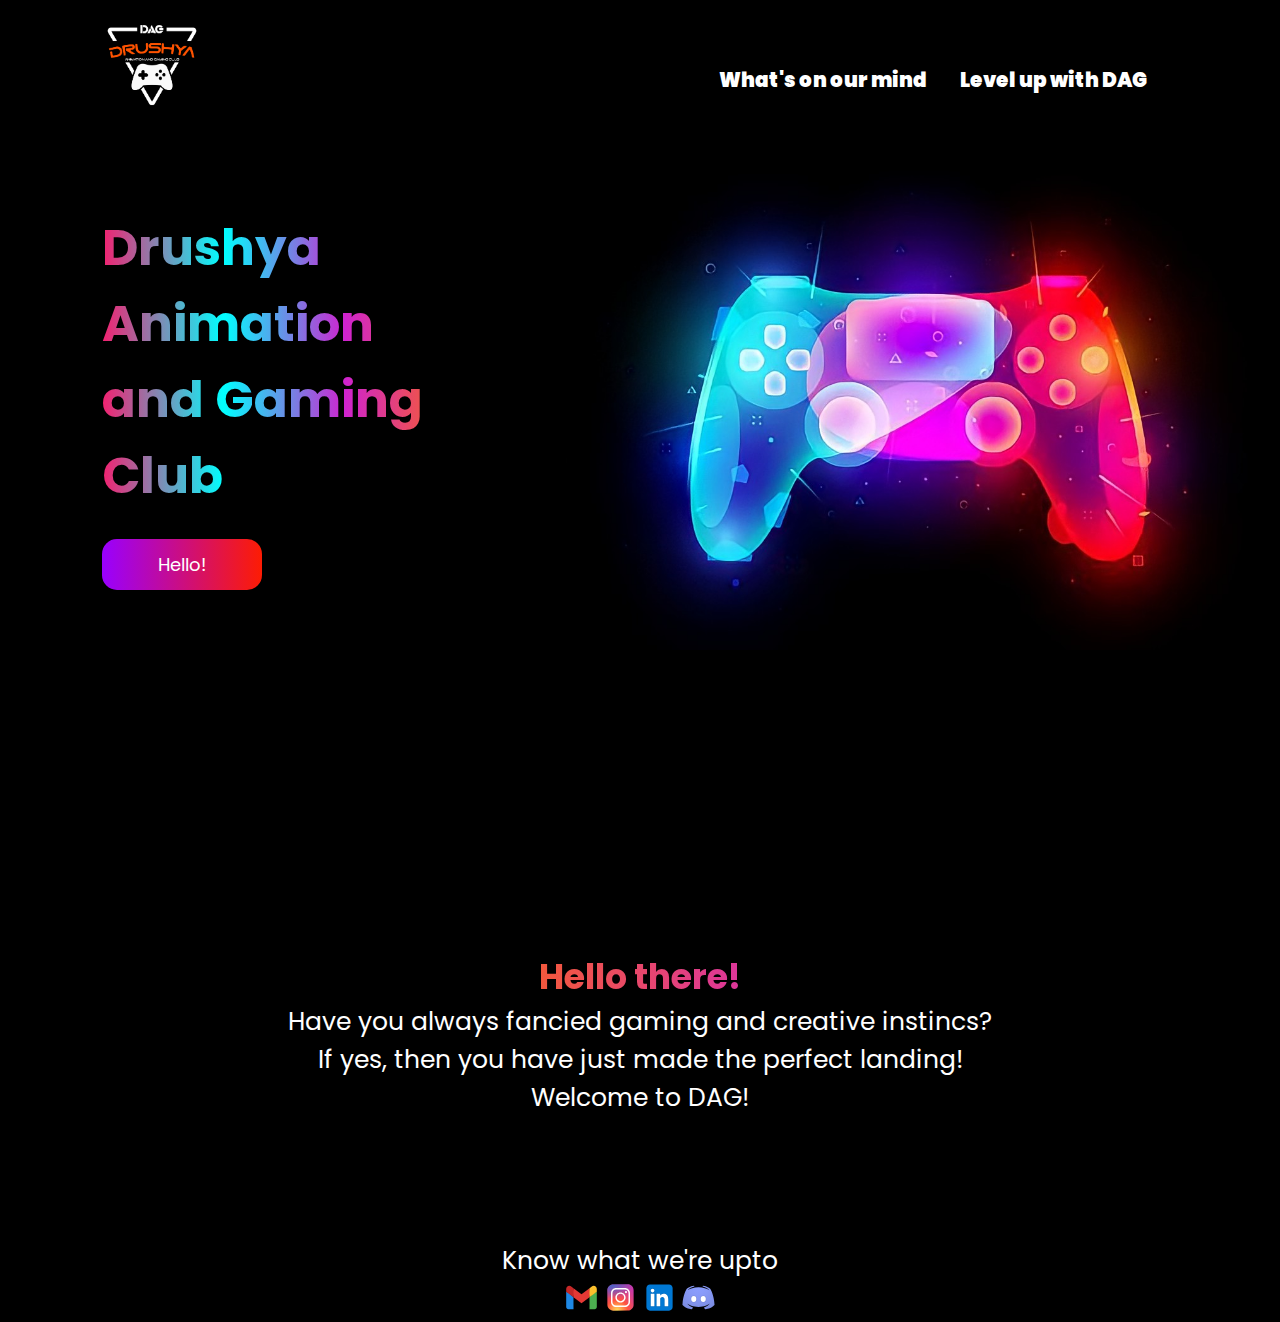
<file: index.html>
<html>
    <head>
        <meta name="viewport" content="width=device-width, initial-scale=1.0">
        <title>Home</title>
        <link rel="icon"href="logodark.svg">
        <link rel="stylesheet"href="stylesheet.css">
        <link rel="preconnect" href="https://fonts.googleapis.com">
        <link rel="preconnect" href="https://fonts.gstatic.com" crossorigin>
    <link href="https://fonts.googleapis.com/css2?family=Poppins:wght@200&display=swap" rel="stylesheet">
    </head>
    <body>
        <div class="c">
            <div class="navbar">
            <img src="logodark.svg"class="logo">
                <nav>
                    <ul id="menulist">
                        <b><li><a href="events/events.html"target="blank"><b>What's on our mind</b></a></li>
                        <li><a href="levelup/levelup.html"target="blank"><b>Level up with DAG</b></a></li></b>
                    </ul>
                </nav>
                <img src="expand.svg"class="menu-icon"onclick="togglemenu()">
            </div>
        
            <div class="row">
                <div class="col-1">
                    <h3 style='font-size: 50px;'>Drushya Animation and Gaming Club</h3></br>
                    <a href="us/us.html"target="blank"><button type="button">Hello!</button></a>
                </div>

                <div class="col-2">
                    <img src="bg.jpg"class="bg">
                </div>
            </div>
        </div>
        <script>
            var menulist=document.getElementById("menulist");
            menulist.style.maxHeight="0px";
            function togglemenu()
            {
                if(menulist.style.maxHeight=="0px")
                {
                    menulist.style.maxHeight="130px";
                }
                else
                {
                    menulist.style.maxHeight="0px";
                }
            }
        </script>

        <div style="background-color: #000000;padding-top: 50px;">
            <h2 style='text-align: center;'>Hello there!<br></h2>
            <p style='text-align: center'>Have you always fancied gaming and creative instincs?<br>
                If yes, then you have just made the perfect landing!<br>Welcome to DAG!</p><br><br><br>
        </div>
        <div class="socials"style="background-color:#000000;">
            <p style='text-align: center;'>Know what we're upto</p>
            <a href="mailto:drushya.club@vitap.ac.in" target="blank"><img src="gmail.svg"width="35"height="35"></a>
            <a href="https://www.instagram.com/dag_drushya/" target="blank"><img src="instagram.svg"width="35"height="35"></a>
            <a href="https://www.linkedin.com/company/drushya-animation-and-gaming-club" target="blank"><img src="linkedin.svg"width="35"height="35"></a>
            <a href="https://discord.gg/NzFb7mAuMq" target="blank"><img src="discord.svg"width="35"height="35"></a>
        </div>
    </body>
</html>
</file>
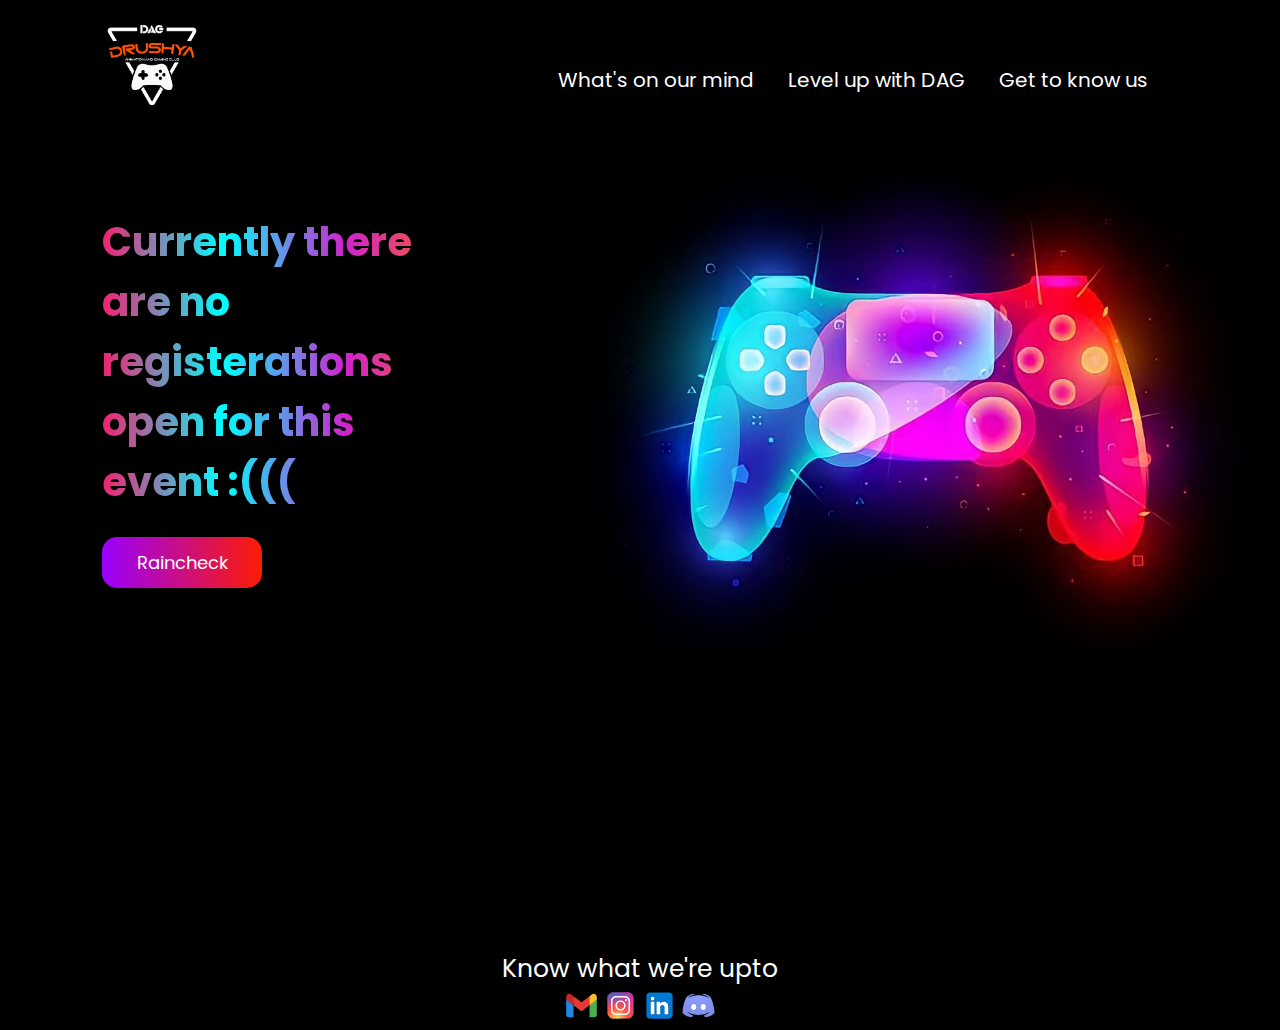
<file: noreg.html>
<html>
    <head>
        <meta name="viewport" content="width=device-width, initial-scale=1.0">
        <title>:(((</title>
        <link rel="icon"href="logodark.svg">
        <link rel="stylesheet"href="stylesheet.css">
        <link rel="preconnect" href="https://fonts.googleapis.com">
        <link rel="preconnect" href="https://fonts.gstatic.com" crossorigin>
        <link href="https://fonts.googleapis.com/css2?family=Poppins:wght@200&display=swap" rel="stylesheet">
        <link href="https://fonts.googleapis.com/css2?family=Playfair+Display&display=swap" rel="stylesheet">
    </head>
    <body>
        <div class="c">
            <div class="navbar">
            <img src="logodark.svg"class="logo">
                <nav>
                    <ul id="menulist">
                        <li><a href="events.html"target="blank">What's on our mind</a></li>
                        <li><a href="levelup.html"target="blank">Level up with DAG</a></li>
                        <li><a href="us.html"target="blank">Get to know us</a></li>
                    </ul>
                </nav>
                <img src="expand.svg"class="menu-icon"onclick="togglemenu()">
            </div>
        
            <div class="row">
                <div class="col-1">
                    <h3>Currently there are no registerations <br>open for this<br> event :(((</h3></br>
                    <a href="events.html"target="blank"><button type="button">Raincheck</button></a>
                </div>

                <div class="col-2">
                    <img src="bg.jpg"class="bg">
                </div>
            </div>
        </div>
        <script>
            var menulist=document.getElementById("menulist");
            menulist.style.maxHeight="0px";
            function togglemenu()
            {
                if(menulist.style.maxHeight=="0px")
                {
                    menulist.style.maxHeight="130px";
                }
                else
                {
                    menulist.style.maxHeight="0px";
                }
            }
        </script>

        <div class="socials"style="background-color:#000000;">
            <p style='font-size: 25px; color: white; text-align: center;'>Know what we're upto</p>
            <a href="mailto:drushya.club@vitap.ac.in" target="blank"><img src="gmail.svg"width="35"height="35"></a>
            <a href="https://www.instagram.com/dag_drushya/" target="blank"><img src="instagram.svg"width="35"height="35"></a>
            <a href="https://www.linkedin.com/company/drushya-animation-and-gaming-club" target="blank"><img src="linkedin.svg"width="35"height="35"></a>
            <a href="https://discord.gg/NzFb7mAuMq" target="blank"><img src="discord.svg"width="35"height="35"></a>
        </div>
    </body>
</html>
</file>
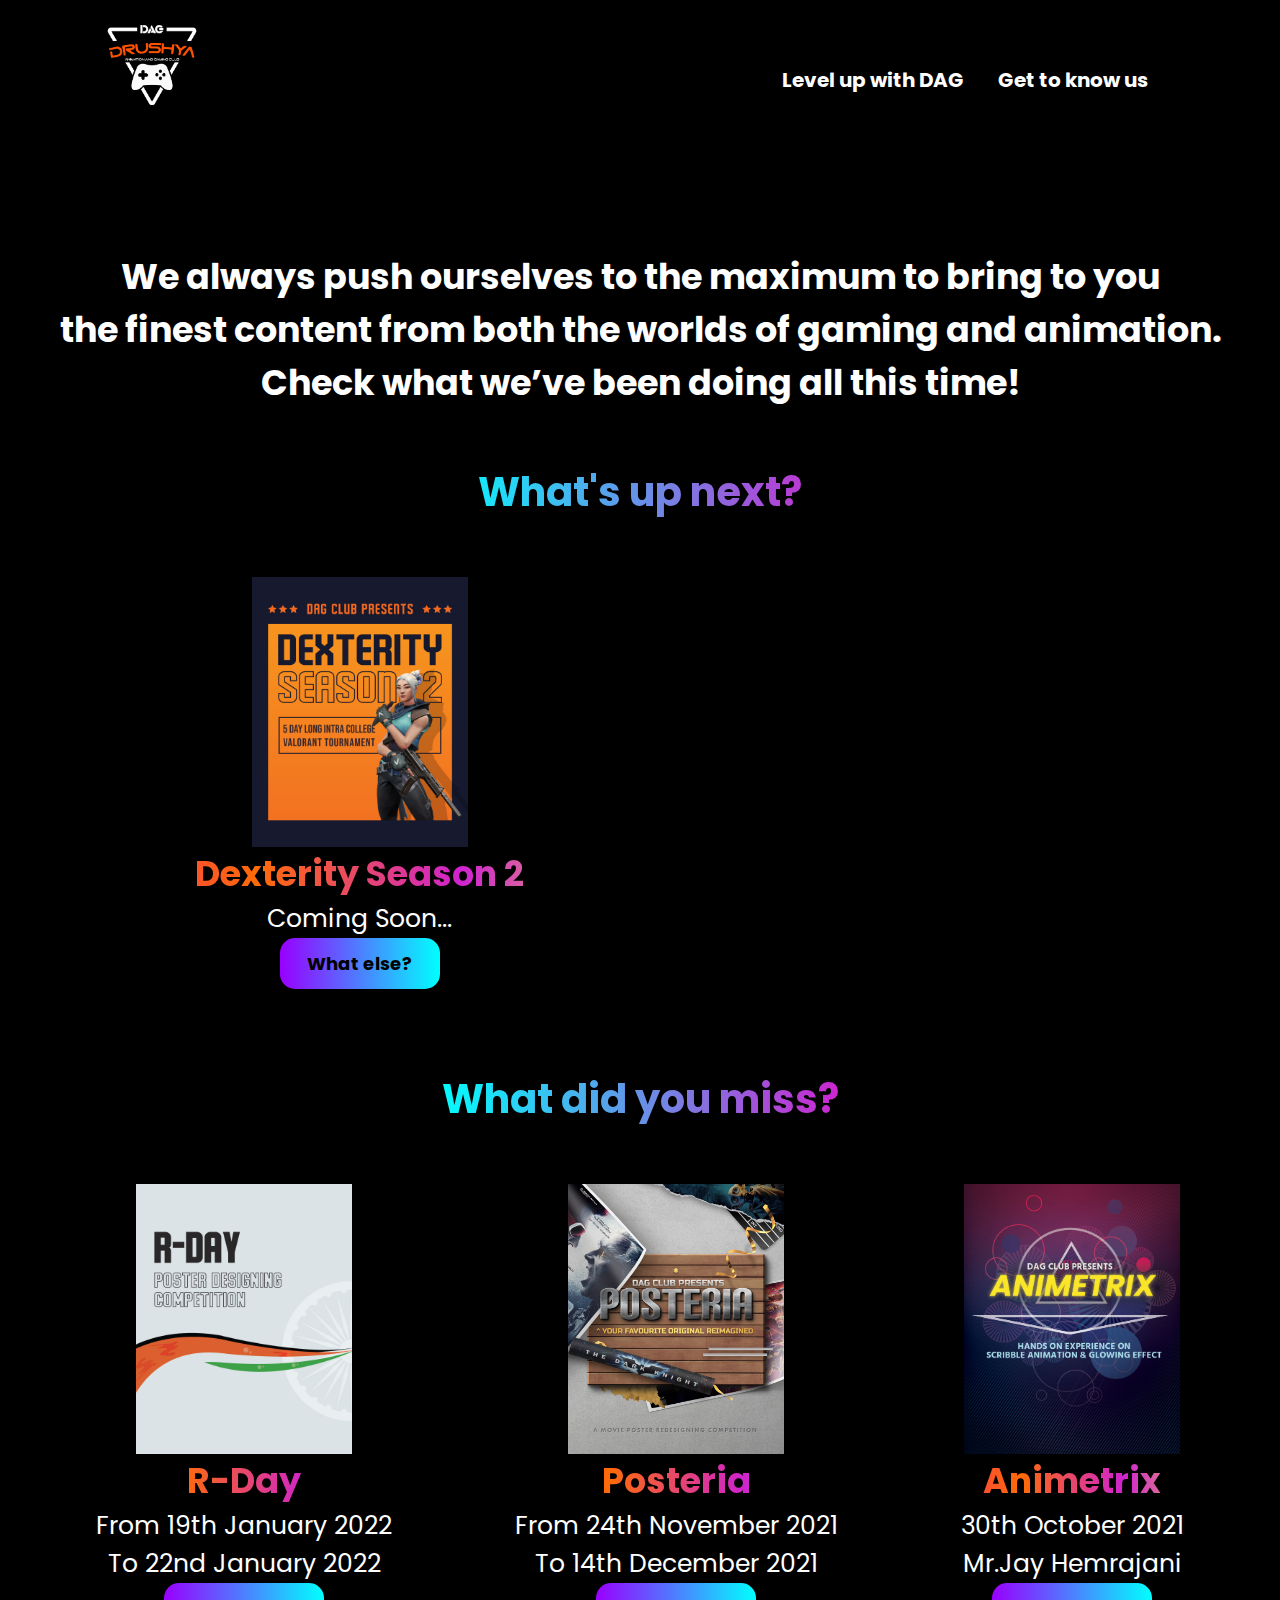
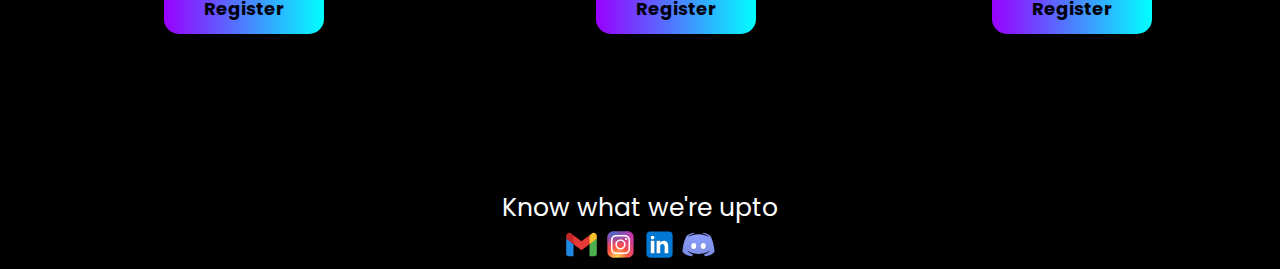
<file: events/events.html>
<html>
    <head>
        <meta name="viewport" content="width=device-width, initial-scale=1.0">
        <title>Events</title>
        <link rel="icon"href="/logodark.svg">
        <link rel="stylesheet"href="/stylesheet.css">
        <link rel="preconnect" href="https://fonts.googleapis.com">
        <link rel="preconnect" href="https://fonts.gstatic.com" crossorigin>
        <link href="https://fonts.googleapis.com/css2?family=Poppins:wght@200&display=swap" rel="stylesheet">
    </head>
    <body>
        <div class="container-2">
            <div class="navbar">
            <a href="/index.html"><img src="/logodark.svg"class="logo"></a>
                <nav>
                    <ul id="menulist">
                        <li><a href="/levelup/levelup.html"><b>Level up with DAG</b></a></li>
                        <li><a href="/us/us.html"><b>Get to know us</b></a></li></b>
                    </ul>
                </nav>
                <img src="/expand.svg"class="menu-icon"onclick="togglemenu()">
            </div>
        </div>
        <script>
            var menulist=document.getElementById("menulist");
            menulist.style.maxHeight="0px";
            function togglemenu()
            {
                if(menulist.style.maxHeight=="0px")
                {
                    menulist.style.maxHeight="130px";
                }
                else
                {
                    menulist.style.maxHeight="0px";
                }
            }
        </script>

        <div style="background-color: #000000; padding: 25px;">
            <p style='text-align: center;font-size: 35px;'><b>We always push ourselves to the maximum to bring to you<br>
                the finest content from both the worlds of gaming and animation.<br>
                Check what we’ve been doing all this time!<br><br></b></p>
            <h3 style='text-align: center;'>What's up next?</h3><br>
            <div class="grid-container"> 

                <div class="grid-item">
                  <img src="Dexterity/Dexterity.jpg"height="270px"width="216px">
                  <h2>Dexterity Season 2<br></h2>
                    <p>Coming Soon...<br></p>
                  <a href="Dexterity/dexterity.html"target="blank"><button type="button"class="rbutton">
                      <b style="color:#000000">What else?</b></button></a>
                </div> 

            </div>

            <h3 style='text-align: center;'>What did you miss?</h3><br>
            <div class="grid-container"> 

                <div class="grid-item">
                  <img src="R-Day/R-Day.jpg"height="270px"width="216px">
                  <h2>R-Day<br></h2>
                   <p>From 19th January 2022<br>
                        To 22nd January 2022<br></p>
                  <a href="R-Day/rday.html"target="blank"><button type="button"class="rbutton"><b style="color:#00000c">Register</b></button></a>
                </div> 
                
                <div class="grid-item">
                    <img src="Posteria/Posteria.jpg"height="270px"width="216px">
                    <h2>Posteria<br></h2>
                    <p>From 24th November 2021<br>
                        To 14th December 2021<br></p>
                    <a href="Posteria/posteria.html"target="blank"><button type="button"class="rbutton"><b style="color:#00000c">Register</b></button></a>
                </div> 

                <div class="grid-item">
                    <img src="Animetrix/Animetrix.jpg"height="270px"width="216px">
                    <h2>Animetrix<br></h2>
                    <p>30th October 2021<br>
                        Mr.Jay Hemrajani<br></p>
                    <a href="Animetrix/animetrix.html"target="blank"><button type="button"class="rbutton"><b style="color:#00000c">Register</b></button></a>
                </div> 
            </div>
        </div>

        <div class="socials"style="background-color:#000000;">
            <p style='font-size: 25px; color: white; text-align: center;'>Know what we're upto</p>
            <a href="mailto:drushya.club@vitap.ac.in" target="blank"><img src="/gmail.svg"width="35"height="35"></a>
            <a href="https://www.instagram.com/dag_drushya/" target="blank"><img src="/instagram.svg"width="35"height="35"></a>
            <a href="https://www.linkedin.com/company/drushya-animation-and-gaming-club" target="blank"><img src="/linkedin.svg"width="35"height="35"></a>
            <a href="https://discord.gg/NzFb7mAuMq" target="blank"><img src="/discord.svg"width="35"height="35"></a>
        </div>
    </body>
</html>
</file>
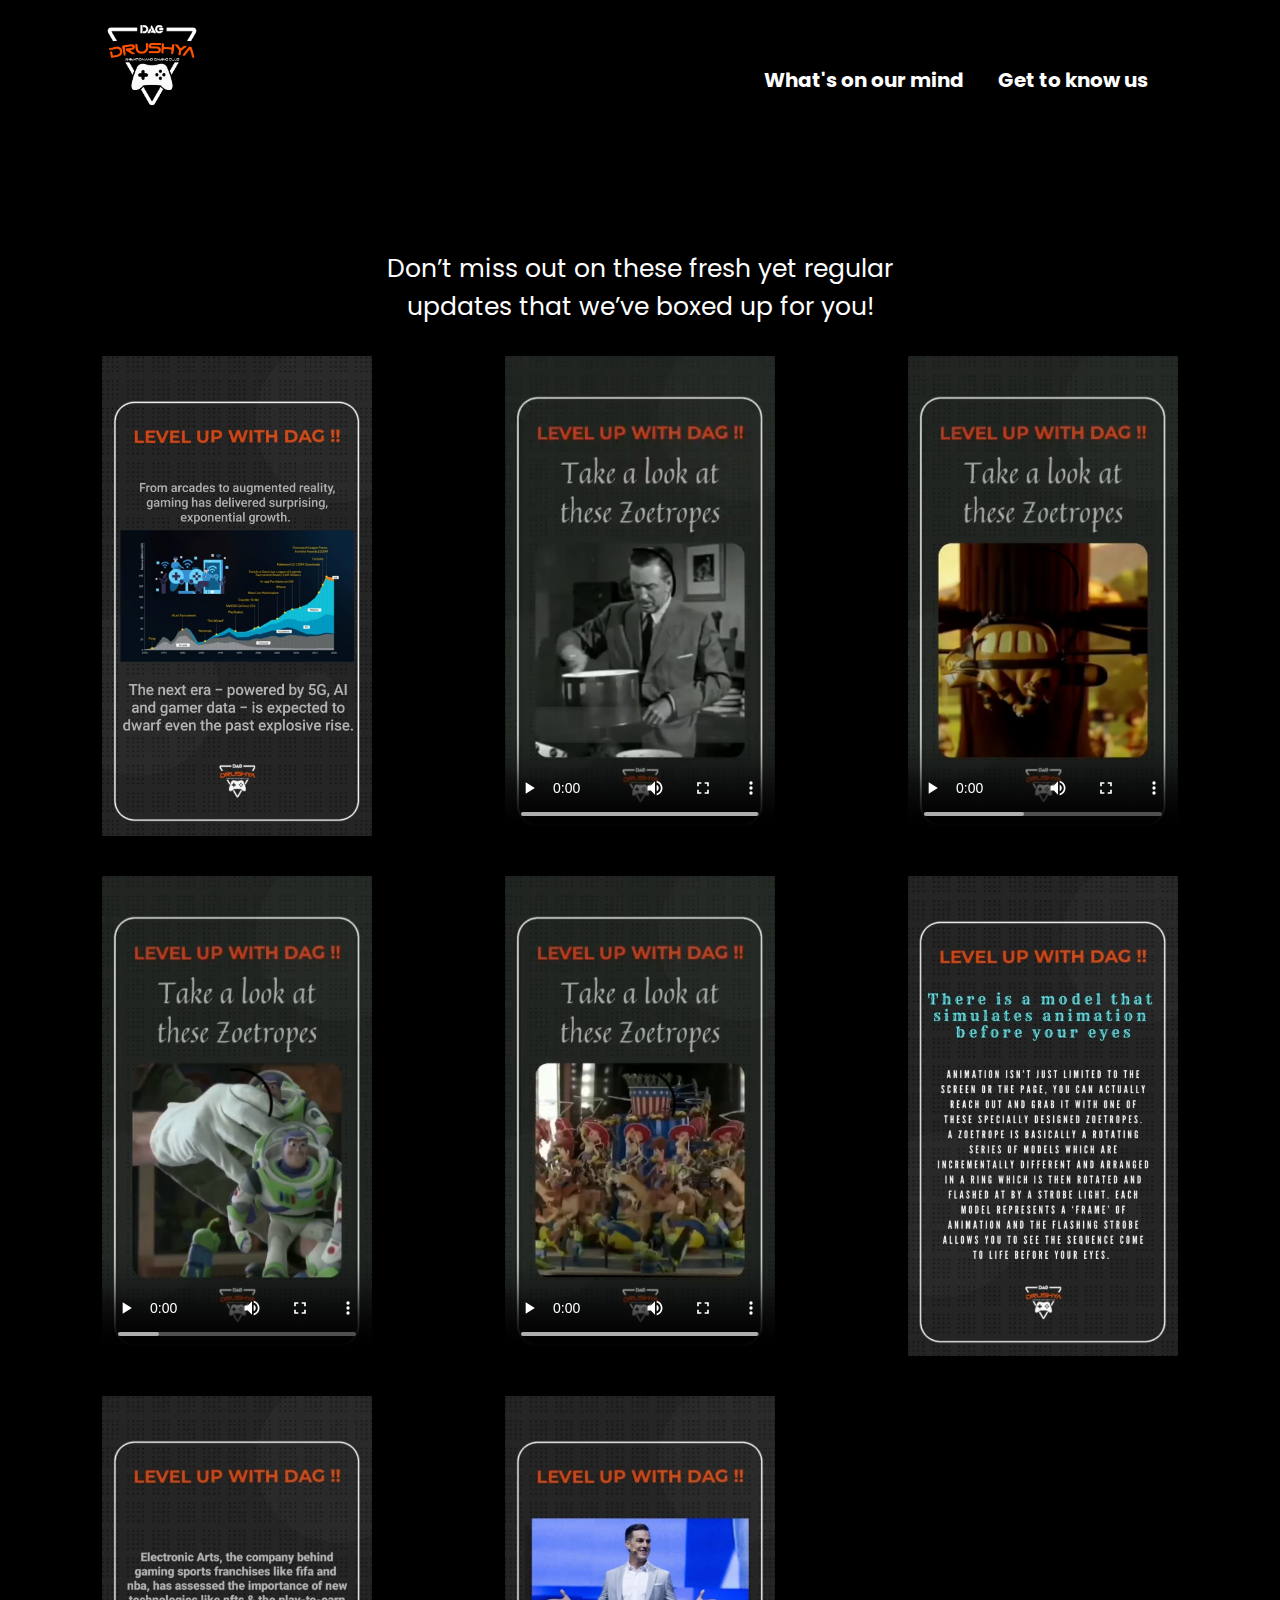
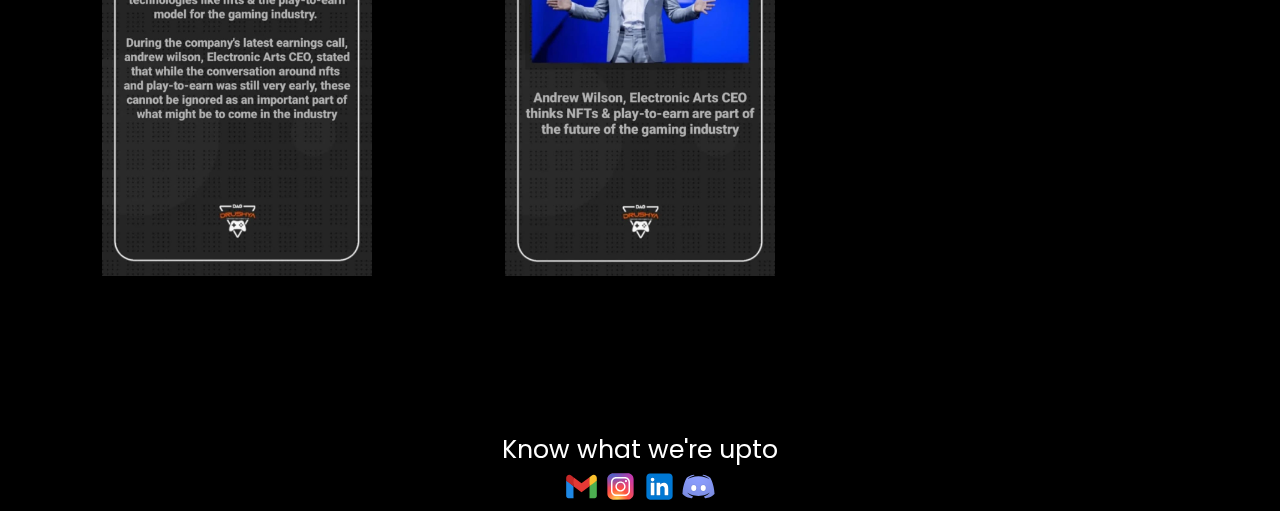
<file: levelup/levelup.html>
<html>
    <head>
        <meta name="viewport" content="width=device-width, initial-scale=1.0">
        <title>Level-Up</title>
        <link rel="icon"href="/logodark.svg">
        <link rel="stylesheet"href="/stylesheet.css">
        <link rel="preconnect" href="https://fonts.googleapis.com">
        <link rel="preconnect" href="https://fonts.gstatic.com" crossorigin>
        <link href="https://fonts.googleapis.com/css2?family=Poppins:wght@200&display=swap" rel="stylesheet">
        <link href="https://fonts.googleapis.com/css2?family=Playfair+Display&display=swap" rel="stylesheet">
    </head>
    <body>
        <div class="container-2">
            <div class="navbar">
            <a href="/index.html"><img src="/logodark.svg"class="logo"></a>
                <nav>
                    <ul id="menulist">
                        <li><a href="/events/events.html"><b>What's on our mind</b></a></li>
                        <li><a href="/us/us.html"><b>Get to know us</b></a></li>
                    </ul>
                </nav>
                <img src="/expand.svg"class="menu-icon"onclick="togglemenu()">
            </div>
        </div>
        <script>
            var menulist=document.getElementById("menulist");
            menulist.style.maxHeight="0px";
            function togglemenu()
            {
                if(menulist.style.maxHeight=="0px")
                {
                    menulist.style.maxHeight="130px";
                }
                else
                {
                    menulist.style.maxHeight="0px";
                }
            }
        </script>

        <div style="background-color: #000000; padding: 25px;">
            <p style='text-align: center;'>Don’t miss out on these fresh yet regular<br>
                updates that we’ve boxed up for you!</p>
            <div class="grid-container"> 

                <div class="grid-item">
                    <img src="1.jpeg"height="480px"width="270px">
                  </div>
            
                  <div class="grid-item">
                    <video height="480px"width="270px" controls>
                      <source src="2.mp4" type="video/mp4">
                      Your browser does not support this video.
                    </video>
                  </div>
            
                  <div class="grid-item">
                    <video height="480px"width="270px" controls>
                      <source src="3.mp4" type="video/mp4">
                      Your browser does not support this video.
                    </video>
                  </div>
            
                  <div class="grid-item">
                    <video height="480px"width="270px" controls>
                      <source src="4.mp4" type="video/mp4">
                      Your browser does not support this video.
                    </video>
                  </div>
            
                  <div class="grid-item">
                    <video height="480px"width="270px" controls>
                      <source src="5.mp4" type="video/mp4">
                      Your browser does not support this video.
                    </video>
                  </div>
            
                  <div class="grid-item">
                    <img src="6.jpeg"height="480px"width="270px">
                  </div>
            
                  <div class="grid-item">
                    <img src="7.jpeg"height="480px"width="270px">
                  </div>
            
                  <div class="grid-item">
                    <img src="8.jpeg"height="480px"width="270px">
                  </div>
            </div>
        </div>

        <div class="socials"style="background-color:#000000;">
            <p style='font-size: 25px; color: white; text-align: center;'>Know what we're upto</p>
            <a href="mailto:drushya.club@vitap.ac.in" target="blank"><img src="/gmail.svg"width="35"height="35"></a>
            <a href="https://www.instagram.com/dag_drushya/" target="blank"><img src="/instagram.svg"width="35"height="35"></a>
            <a href="https://www.linkedin.com/company/drushya-animation-and-gaming-club" target="blank"><img src="/linkedin.svg"width="35"height="35"></a>
            <a href="https://discord.gg/NzFb7mAuMq" target="blank"><img src="/discord.svg"width="35"height="35"></a>
        </div>
    </body>
</html>
</file>
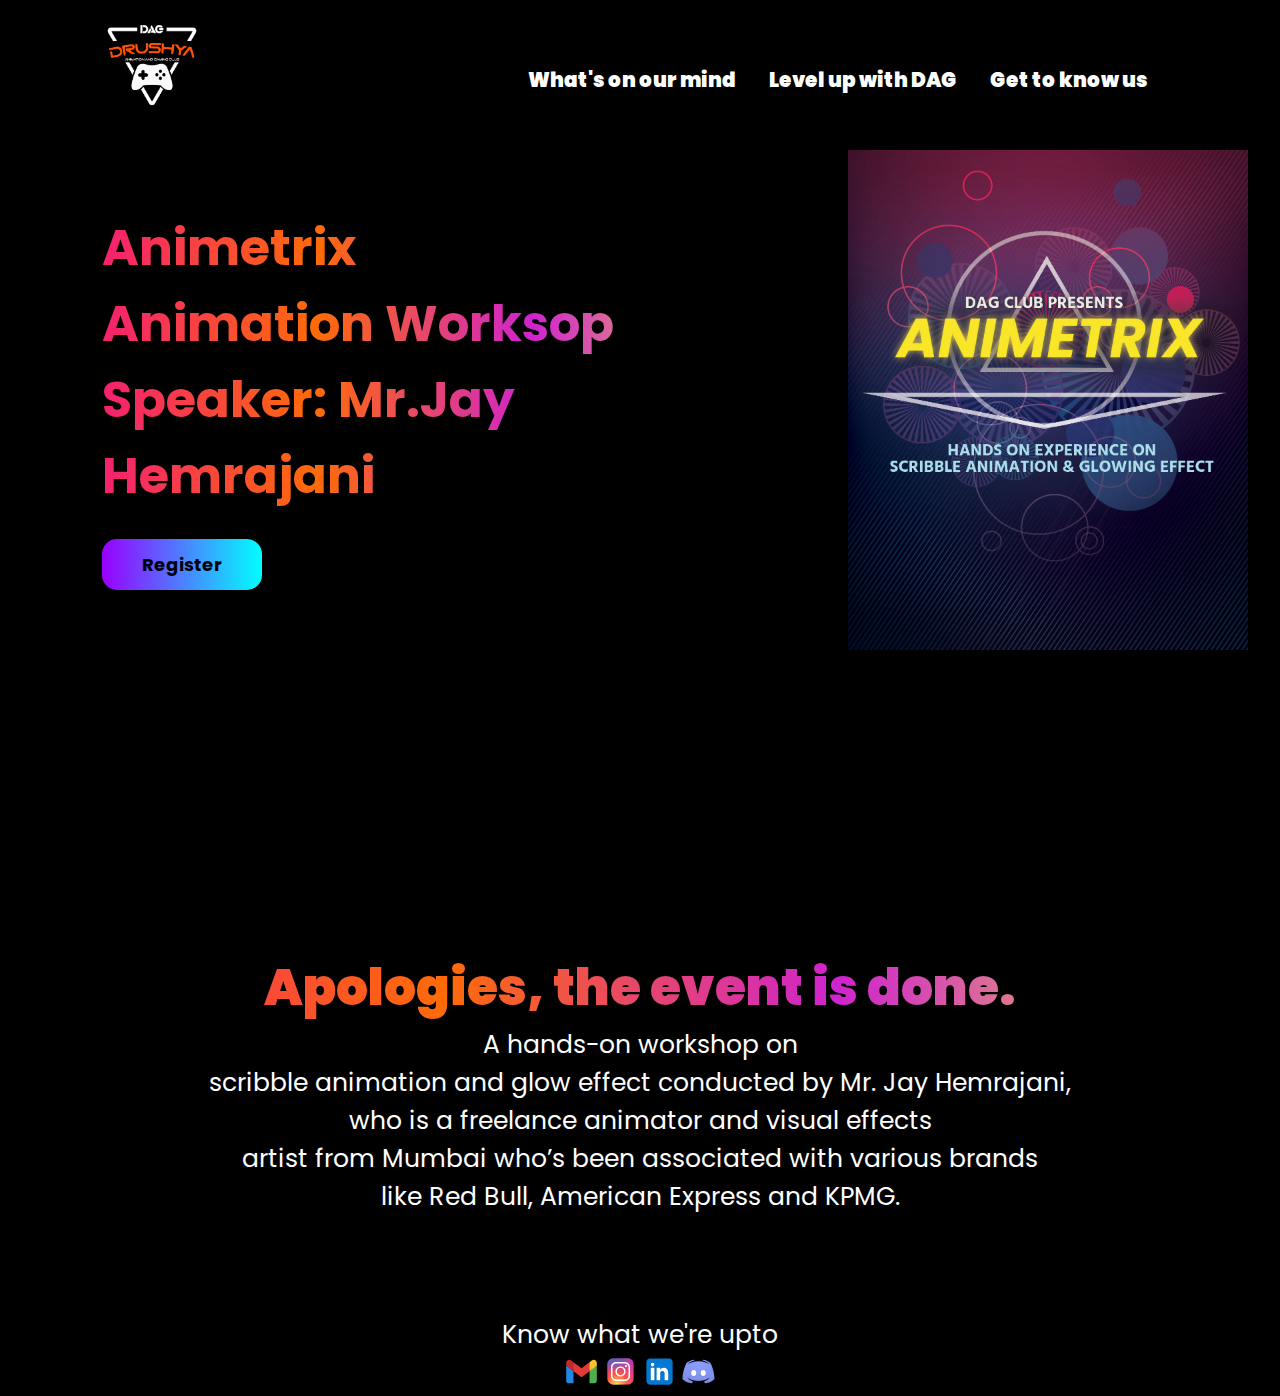
<file: events/Animetrix/animetrix.html>
<html>
    <head>
        <meta name="viewport" content="width=device-width, initial-scale=1.0">
        <title>Animetrix</title>
        <link rel="icon"href="/logodark.svg">
        <link rel="stylesheet"href="/stylesheet.css">
        <link rel="preconnect" href="https://fonts.googleapis.com">
        <link rel="preconnect" href="https://fonts.gstatic.com" crossorigin>
        <link href="https://fonts.googleapis.com/css2?family=Poppins:wght@200&display=swap" rel="stylesheet">
        <link href="https://fonts.googleapis.com/css2?family=Playfair+Display&display=swap" rel="stylesheet">
    </head>
    <body>
        <div class="container">
            <div class="navbar">
                <a href="/index.html"><img src="/logodark.svg"class="logo"></a>
                <nav>
                    <ul id="menulist">
                        <b><li><a href="/events/events.html"><b>What's on our mind</b></a></li>
                            <li><a href="/levelup/levelup.html"><b>Level up with DAG</b></a></li>
                            <li><a href="/us/us.html"><b>Get to know us</b></a></li></b>
                    </ul>
                </nav>
                <img src="/expand.svg"class="menu-icon"onclick="togglemenu()">
            </div>
        
            <div class="row">
                <div class="coleve1">
                    <h1>Animetrix<br>Animation Worksop<br>Speaker: Mr.Jay Hemrajani</h1></br>
                    <a href="/noreg.html"target="blank"><button class="rbutton"><b style="color:#00000c">Register</b></button></a>
                </div>

                <div class="coleve2">
                    <img src="Animetrix.jpg"class="poster">
                </div>
            </div>
        </div>
        <script>
            var menulist=document.getElementById("menulist");
            menulist.style.maxHeight="0px";
            function togglemenu()
            {
                if(menulist.style.maxHeight=="0px")
                {
                    menulist.style.maxHeight="130px";
                }
                else
                {
                    menulist.style.maxHeight="0px";
                }
            }
        </script>

        <div style="background-color: #000000;padding: 50px;">
            <h1 style="text-align: center;"><b>Apologies, the event is done.</b></h1>
            <p style="text-align: center;">A hands-on workshop on <br>
                scribble animation and glow effect conducted by Mr. Jay Hemrajani, <br>
                who is a freelance animator and visual effects<br>
                artist from Mumbai who’s been associated with various brands <br>
                like Red Bull, American Express and KPMG.<br>
            </p>
            
        </div>
        <div class="socials"style="background-color:#000000;">
            <p style='font-size: 25px; color: white; text-align: center;'>Know what we're upto</p>
            <a href="mailto:drushya.club@vitap.ac.in" target="blank"><img src="/gmail.svg"width="35"height="35"></a>
            <a href="https://www.instagram.com/dag_drushya/" target="blank"><img src="/instagram.svg"width="35"height="35"></a>
            <a href="https://www.linkedin.com/company/drushya-animation-and-gaming-club" target="blank"><img src="/linkedin.svg"width="35"height="35"></a>
            <a href="https://discord.gg/NzFb7mAuMq" target="blank"><img src="/discord.svg"width="35"height="35"></a>
        </div>
    </body>
</html>
</file>
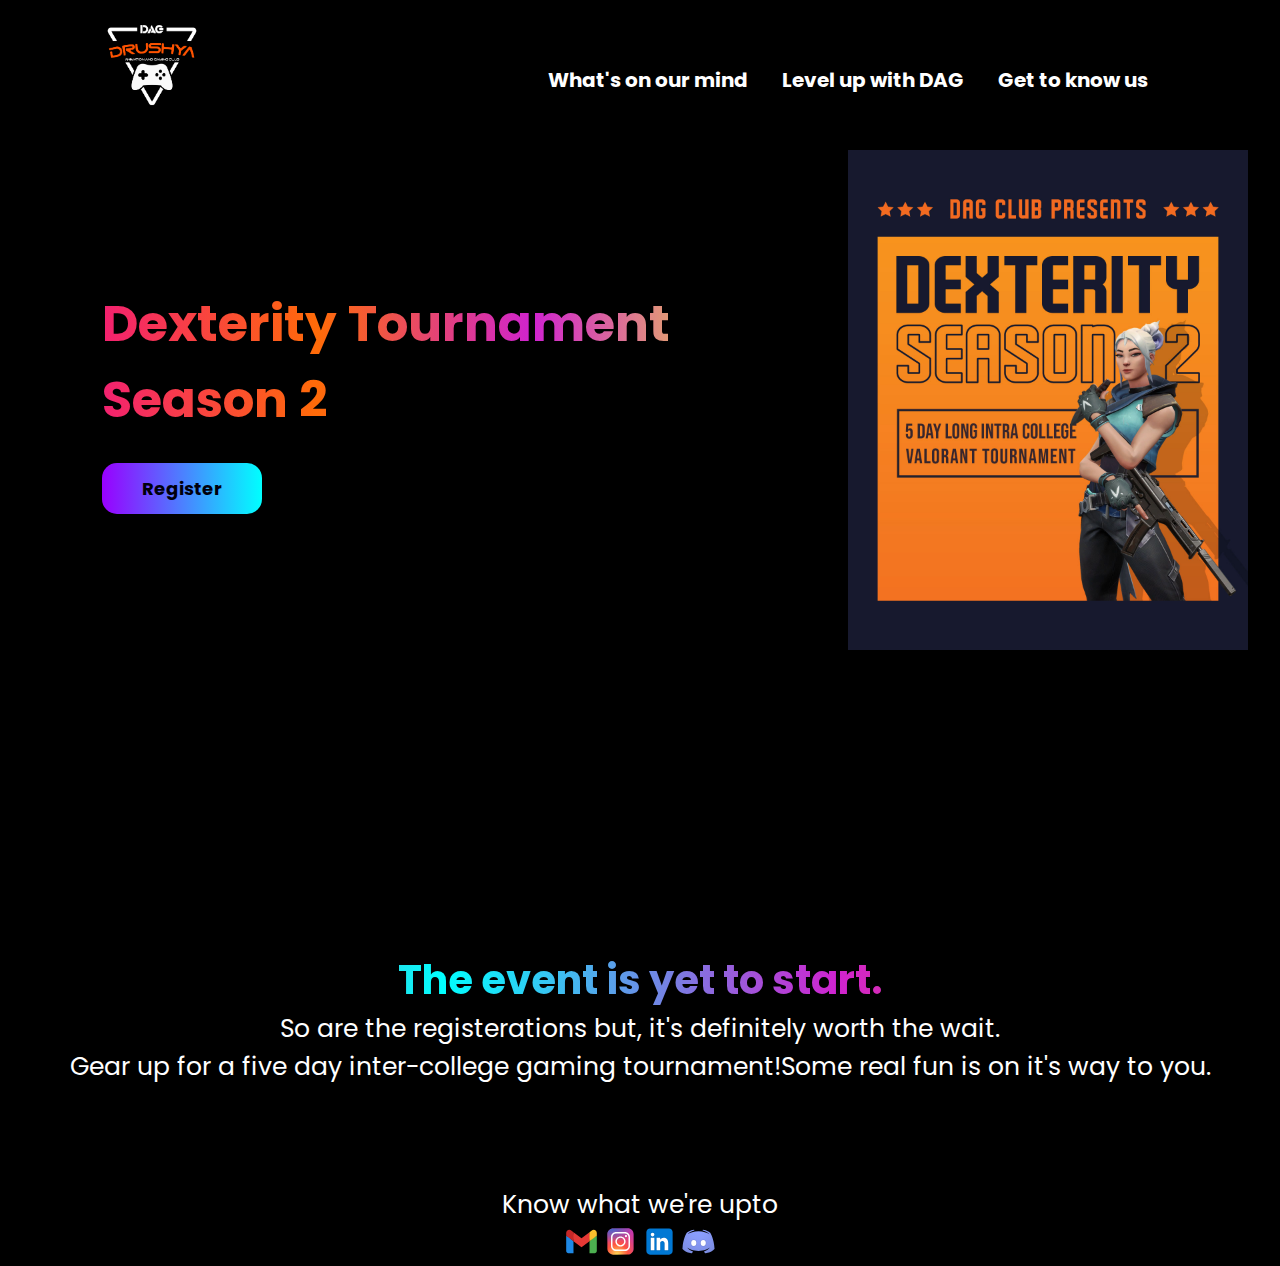
<file: events/Dexterity/dexterity.html>
<html>
    <head>
        <meta name="viewport" content="width=device-width, initial-scale=1.0">
        <title>Dexterity Season 2</title>
        <link rel="icon"href="/logodark.svg">
        <link rel="stylesheet"href="/stylesheet.css">
        <link rel="preconnect" href="https://fonts.googleapis.com">
        <link rel="preconnect" href="https://fonts.gstatic.com" crossorigin>
        <link href="https://fonts.googleapis.com/css2?family=Poppins:wght@200&display=swap" rel="stylesheet">
        <link href="https://fonts.googleapis.com/css2?family=Playfair+Display&display=swap" rel="stylesheet">
    </head>
    <body>
        <div class="container">
            <div class="navbar">
                <a href="/index.html"><img src="/logodark.svg"class="logo"></a>
                <nav>
                    <ul id="menulist">
                        <li><a href="/events/events.html"><b>What's on our mind</b></a></li>
                        <li><a href="/levelup/levelup.html"><b>Level up with DAG</b></a></li>
                        <li><a href="/us/us.html"><b>Get to know us</b></a></li>
                    </ul>
                </nav>
                <img src="/expand.svg"class="menu-icon"onclick="togglemenu()">
            </div>
        
            <div class="row">
                <div class="coleve1">
                    <h1>Dexterity Tournament Season 2</h1></br>
                    <a href="/noreg.html"target="blank"><button class="rbutton"><b style="color:#00000c">Register</b></button></a>
                </div>

                <div class="coleve2">
                    <img src="Dexterity.jpg"class="poster">
                </div>
            </div>
        </div>
        <script>
            var menulist=document.getElementById("menulist");
            menulist.style.maxHeight="0px";
            function togglemenu()
            {
                if(menulist.style.maxHeight=="0px")
                {
                    menulist.style.maxHeight="130px";
                }
                else
                {
                    menulist.style.maxHeight="0px";
                }
            }
        </script>

        <div style="background-color: #000000;">
            <div style='padding: 50px; color:white'>
                <h3 style="text-align: center;">The event is yet to start.</h3>
                <p style="text-align: center;">So are the registerations but, it's definitely worth the wait.<br>
                Gear up for a five day inter-college gaming tournament!Some real fun is on it's way to you.
                </p>
            </div>
        </div>
        <div class="socials"style="background-color:#000000;">
            <p style='text-align: center;'>Know what we're upto</p>
            <a href="mailto:drushya.club@vitap.ac.in" target="blank"><img src="/gmail.svg"width="35"height="35"></a>
            <a href="https://www.instagram.com/dag_drushya/" target="blank"><img src="/instagram.svg"width="35"height="35"></a>
            <a href="https://www.linkedin.com/company/drushya-animation-and-gaming-club" target="blank"><img src="/linkedin.svg"width="35"height="35"></a>
            <a href="https://discord.gg/NzFb7mAuMq" target="blank"><img src="/discord.svg"width="35"height="35"></a>
        </div>
    </body>
</html>
</file>
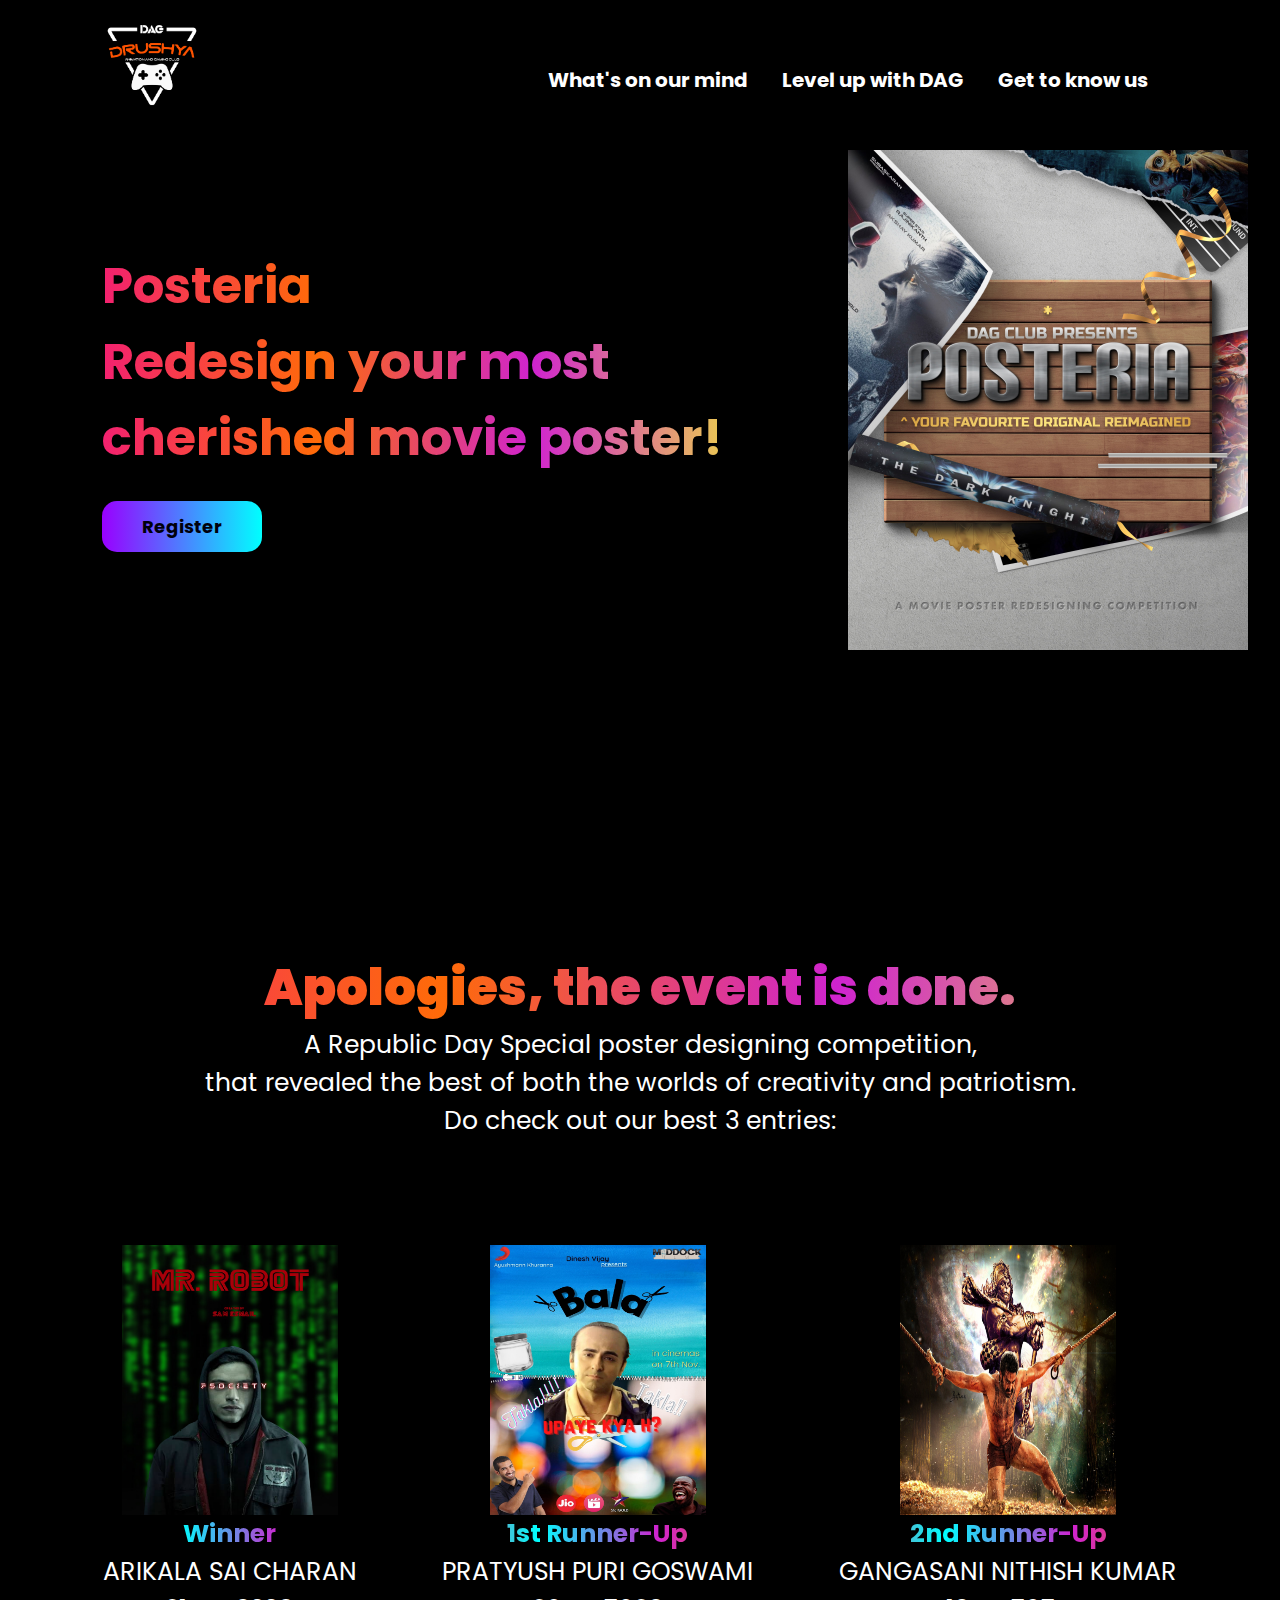
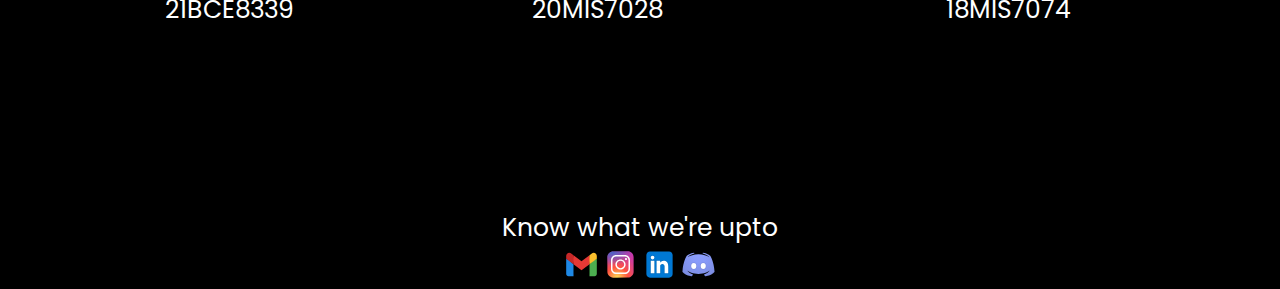
<file: events/Posteria/posteria.html>
<html>
    <head>
        <meta name="viewport" content="width=device-width, initial-scale=1.0">
        <title>Posteria</title>
        <link rel="icon"href="/logodark.svg">
        <link rel="stylesheet"href="/stylesheet.css">
        <link rel="preconnect" href="https://fonts.googleapis.com">
        <link rel="preconnect" href="https://fonts.gstatic.com" crossorigin>
        <link href="https://fonts.googleapis.com/css2?family=Poppins:wght@200&display=swap" rel="stylesheet">
        <link href="https://fonts.googleapis.com/css2?family=Playfair+Display&display=swap" rel="stylesheet">
    </head>
    <body>
        <div class="container">
            <div class="navbar">
                <a href="/index.html"><img src="/logodark.svg"class="logo"></a>
                <nav>
                    <ul id="menulist">
                        <li><a href="/events/events.html"><b>What's on our mind</b></a></li>
                        <li><a href="/levelup/levelup.html"><b>Level up with DAG</b></a></li>
                        <li><a href="/us/us.html"><b>Get to know us</b></a></li>
                    </ul>
                </nav>
                <img src="/expand.svg"class="menu-icon"onclick="togglemenu()">
            </div>
        
            <div class="row">
                <div class="coleve1">
                    <h1>Posteria<br>Redesign your most cherished movie poster!</h1></br>
                    <a href="/noreg.html"target="blank"><button class="rbutton"><b style="color:#00000c">Register</b></button></a>
                </div>

                <div class="coleve2">
                    <img src="Posteria.jpg"class="poster">
                </div>
            </div>
        </div>
        <script>
            var menulist=document.getElementById("menulist");
            menulist.style.maxHeight="0px";
            function togglemenu()
            {
                if(menulist.style.maxHeight=="0px")
                {
                    menulist.style.maxHeight="130px";
                }
                else
                {
                    menulist.style.maxHeight="0px";
                }
            }
        </script>

        <div style="background-color: #000000;padding: 50px;">
            <h1 style="text-align: center;"><b>Apologies, the event is done.</b></h1>
            <p style="text-align: center;">A Republic Day Special poster designing competition, <br>
                that revealed the best of both the worlds of creativity and patriotism.<br>
                Do check out our best 3 entries:<br>
            </p>
            <br><br><br>
            <div class="grid-container"> 
                <div class="grid-item">
                    <img src="ps1.png"height="270px"width="216px">
                    <h3 style='font-size: 25px;'>Winner<br></h3>
                    <p>ARIKALA SAI CHARAN<br>
                        21BCE8339<br></p>
                </div> 
                <div class="grid-item">
                    <img src="ps2.jpg"height="270px"width="216px">
                    <h3 style='font-size: 25px;'>1st Runner-Up<br></h3>
                    <p>PRATYUSH PURI GOSWAMI<br>
                        20MIS7028<br></p>
                </div> 
                <div class="grid-item">
                    <img src="ps3.jpg"height="270px"width="216px">
                    <h3 style='font-size: 25px;'>2nd Runner-Up<br></h3>
                    <p>GANGASANI NITHISH KUMAR<br>
                        18MIS7074<br></p>
                </div> 
            </div>
        </div>
        <div class="socials"style="background-color:#000000;">
            <p style='font-size: 25px; color: white; text-align: center;'>Know what we're upto</p>
            <a href="mailto:drushya.club@vitap.ac.in" target="blank"><img src="/gmail.svg"width="35"height="35"></a>
            <a href="https://www.instagram.com/dag_drushya/" target="blank"><img src="/instagram.svg"width="35"height="35"></a>
            <a href="https://www.linkedin.com/company/drushya-animation-and-gaming-club" target="blank"><img src="/linkedin.svg"width="35"height="35"></a>
            <a href="https://discord.gg/NzFb7mAuMq" target="blank"><img src="/discord.svg"width="35"height="35"></a>
        </div>
    </body>
</html>
</file>
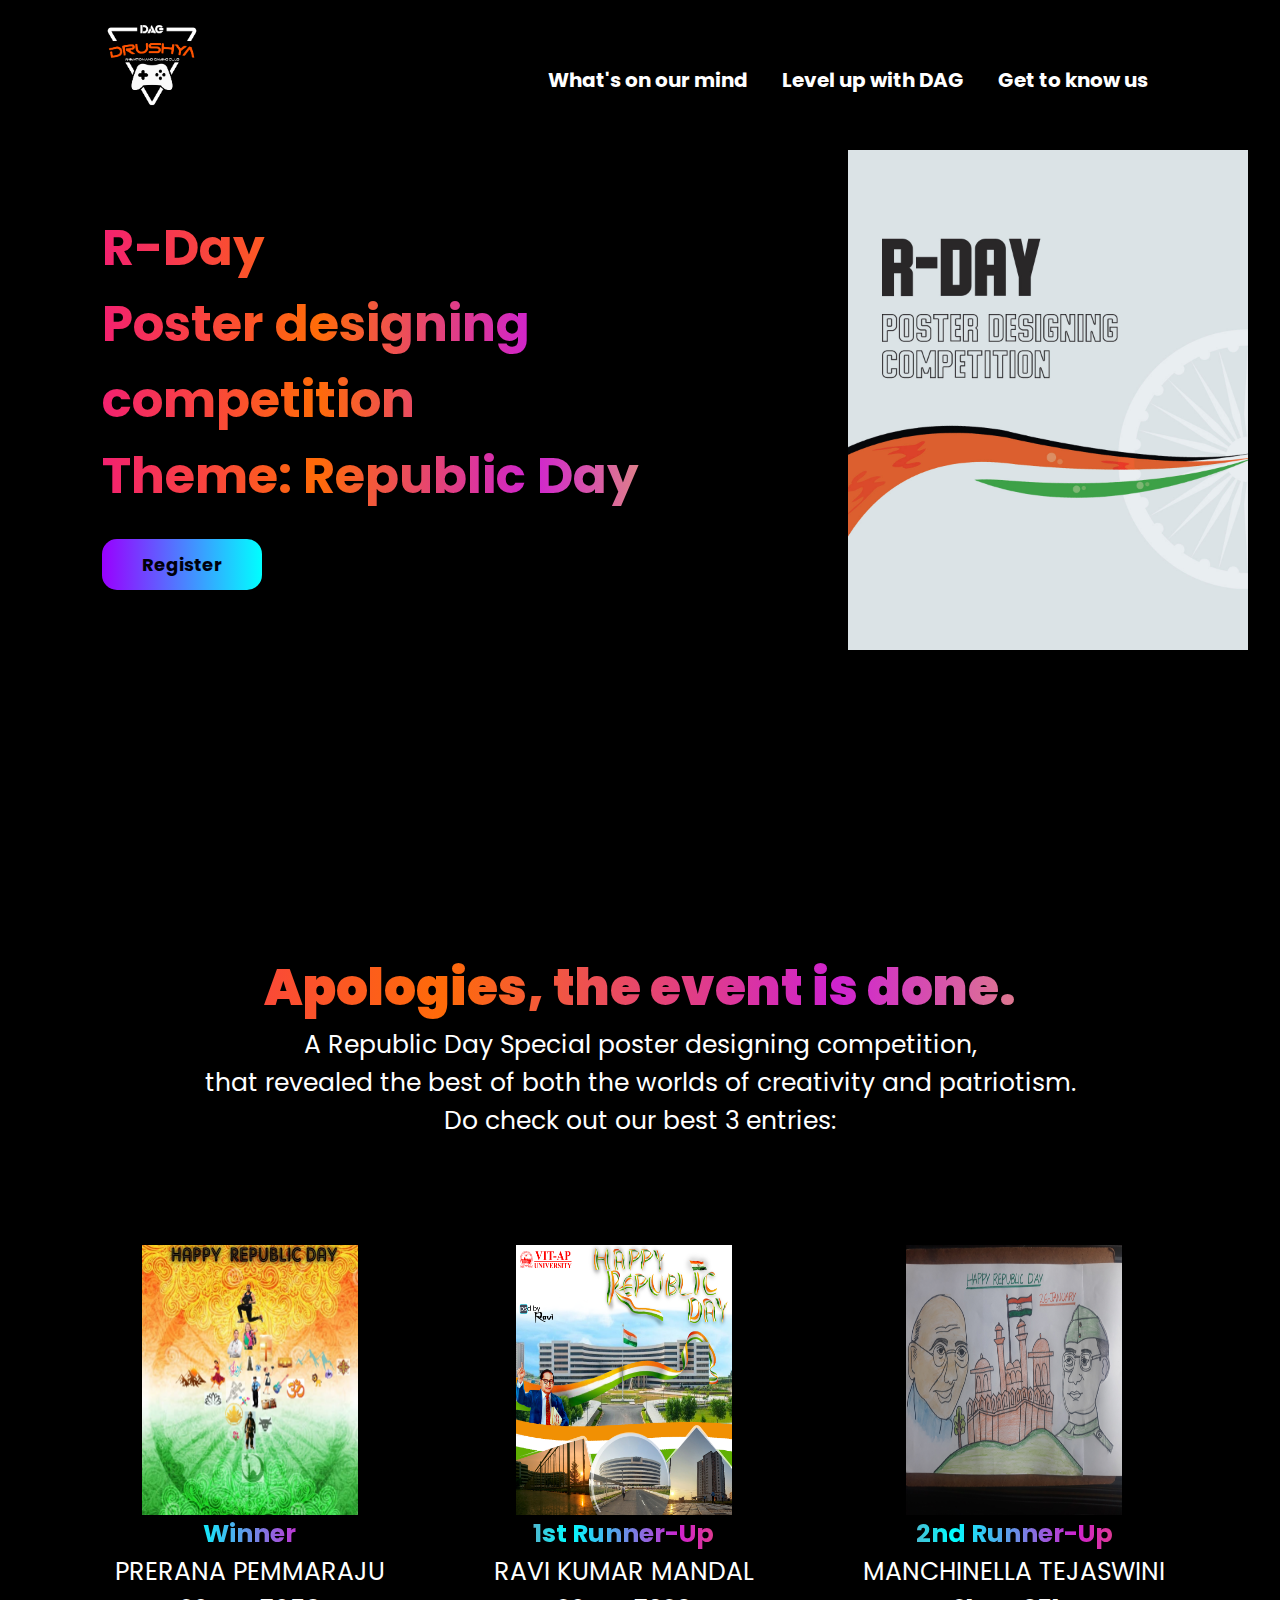
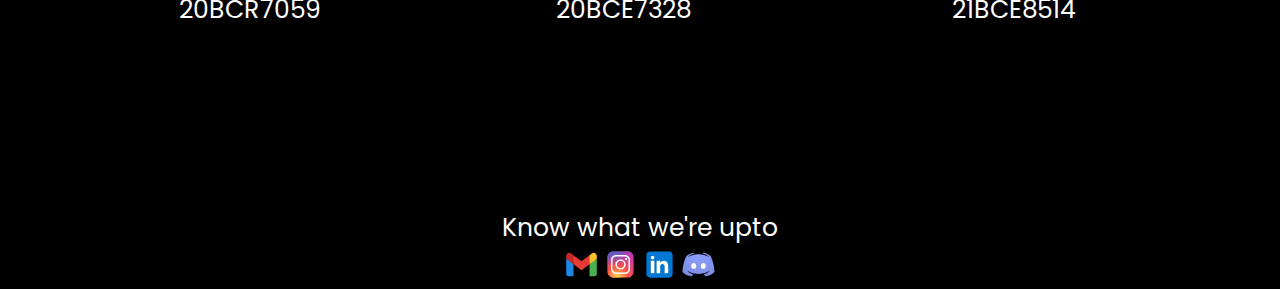
<file: events/R-Day/rday.html>
<html>
    <head>
        <meta name="viewport" content="width=device-width, initial-scale=1.0">
        <title>R-Day</title>
        <link rel="icon"href="/logodark.svg">
        <link rel="stylesheet"href="/stylesheet.css">
        <link rel="preconnect" href="https://fonts.googleapis.com">
        <link rel="preconnect" href="https://fonts.gstatic.com" crossorigin>
        <link href="https://fonts.googleapis.com/css2?family=Poppins:wght@200&display=swap" rel="stylesheet">
        <link href="https://fonts.googleapis.com/css2?family=Playfair+Display&display=swap" rel="stylesheet">
    </head>
    <body>
        <div class="container">
            <div class="navbar">
                <a href="/index.html"><img src="/logodark.svg"class="logo"></a>
                <nav>
                    <ul id="menulist">
                        <li><a href="/events/events.html"><b>What's on our mind</b></a></li>
                        <li><a href="/levelup/levelup.html"><b>Level up with DAG</b></a></li>
                        <li><a href="/us/us.html"><b>Get to know us</b></a></li>
                    </ul>
                </nav>
                <img src="/expand.svg"class="menu-icon"onclick="togglemenu()">
            </div>
        
            <div class="row">
                <div class="coleve1">
                    <h1>R-Day<br>Poster designing competition<br>Theme: Republic Day</h1></br>
                    <a href="/noreg.html"target="blank"><button class="rbutton"><b style="color:#00000c">Register</b></button></a>
                </div>

                <div class="coleve2">
                    <img src="R-Day.jpg"class="poster">
                </div>
            </div>
        </div>
        <script>
            var menulist=document.getElementById("menulist");
            menulist.style.maxHeight="0px";
            function togglemenu()
            {
                if(menulist.style.maxHeight=="0px")
                {
                    menulist.style.maxHeight="130px";
                }
                else
                {
                    menulist.style.maxHeight="0px";
                }
            }
        </script>

        <div style="background-color: #000000;padding: 50px;">
            <h1 style="text-align: center;"><b>Apologies, the event is done.</b></h1>
            <p style="text-align: center;">A Republic Day Special poster designing competition, <br>
                that revealed the best of both the worlds of creativity and patriotism.<br>
                Do check out our best 3 entries:
            </p>
            <br><br><br>
            <div class="grid-container"> 
                <div class="grid-item">
                    <img src="rd1.jpg"height="270px"width="216px">
                    <h3 style='font-size: 25px;'>Winner<br></h3>
                    <p>PRERANA PEMMARAJU <br>
                        20BCR7059<br></p>
                </div> 
                <div class="grid-item">
                    <img src="rd2.png"height="270px"width="216px">
                    <h3 style='font-size: 25px;'>1st Runner-Up<br></h3>
                    <p>RAVI KUMAR MANDAL<br>
                        20BCE7328<br></p>
                </div> 
                <div class="grid-item">
                    <img src="rd3.jpg"height="270px"width="216px">
                    <h3 style='font-size: 25px;'>2nd Runner-Up<br></h3>
                    <p>MANCHINELLA TEJASWINI <br>
                        21BCE8514<br></p>
                </div> 
            </div>
        </div>
        <div class="socials"style="background-color:#000000;">
            <p style='font-size: 25px; color: white; text-align: center;'>Know what we're upto</p>
            <a href="mailto:drushya.club@vitap.ac.in" target="blank"><img src="/gmail.svg"width="35"height="35"></a>
            <a href="https://www.instagram.com/dag_drushya/" target="blank"><img src="/instagram.svg"width="35"height="35"></a>
            <a href="https://www.linkedin.com/company/drushya-animation-and-gaming-club" target="blank"><img src="/linkedin.svg"width="35"height="35"></a>
            <a href="https://discord.gg/NzFb7mAuMq" target="blank"><img src="/discord.svg"width="35"height="35"></a>
        </div>
    </body>
</html>
</file>
<file: stylesheet.css>
*{
    margin: 0;
    padding: 0;
    font-family: 'Poppins', sans-serif;
}
h1{
    font-size: 50px; 
    background: linear-gradient(to right, #f32170,#ff6b08, #cf23cf, #eedd44);
    -webkit-text-fill-color: transparent;
    -webkit-background-clip: text;
    font-family: 'Poppins', sans-serif;
}
h2{
    font-size: 35px; 
    background: linear-gradient(to right, #f32170,#ff6b08, #cf23cf, #eedd44);
    -webkit-text-fill-color: transparent;
    -webkit-background-clip: text;
    font-family: 'Poppins', sans-serif;
}
h3{
    font-size: 40px; 
    background: linear-gradient(to right, #f32170,#00ffff, #cf23cf, #ff6b08);
    -webkit-text-fill-color: transparent;
    -webkit-background-clip: text;
    font-family: 'Poppins', sans-serif;
}
p{
    font-size: 25px; 
    color:white;
    font-family: 'Poppins', sans-serif;
}
.c{
    width: 100%;
    height: 100vh;
    padding-left: 8%;
    padding-right: 8%;
    box-sizing: border-box;
    overflow: hidden;
    background-color: #000000;
}
.container{
    width: 100%;
    height: 100vh;
    padding-left: 8%;
    padding-right: 8%;
    box-sizing: border-box;
    overflow: hidden;
    background-color: #000000;
}
.container-2{
    width: 100%;
    height: 25%;
    padding-left: 8%;
    padding-right: 8%;
    box-sizing: border-box;
    overflow: hidden;
    background-color: #000000;
}
.header{
	padding: 5px;
	text-align: center;
	background-color: #000000;
	color: #FFFFFF;
}
.navbar{
    width: 100%;
    display: flex;
    align-items: center;
}
.logo{
    width: 100px;
    height: 100px;
    cursor: pointer;
    margin: 15px 0;
}
.menu-icon{
    width: 35px;
    height: 35px;
    cursor: pointer;
    display: none;
}
nav{
    flex: 1;
    text-align: right;
}
nav ul li{
    list-style: none;
    display: inline-block;
    margin-right: 30px;
}
nav ul li a{
    text-decoration: none;
    color: white;
    font-size: 20px;
}
nav ul li a:hover{
    background: linear-gradient(to right, #f32170,#00ffff, #cf23cf, #ff6b08);
    -webkit-text-fill-color: transparent;
    -webkit-background-clip: text;
}
.row{
    display: flex;
    justify-content: space-between;
    align-items: center;
    margin: 20px 0;
}
.col-1{
    flex-basis: 40%;
    position: relative;
}
.col-1 h1{
    font-size: 40px;
    color: white;
}
button{
    width: 160px;
    border: 0;
    padding: 12px 10px;
    outline: none;
    color: white;
    background: linear-gradient(to right,#9900FF,#FD1C03);
    border-radius: 15px;
    cursor: pointer;
    font-size: 18px;
}
.rbutton{
    width: 160px;
    border: 0;
    padding: 12px 10px;
    outline: none;
    color: white;
    background: linear-gradient(to right,#9900FF,#00FFFF);
    border-radius: 15px;
    cursor: pointer;
    font-size: 18px;
}
.col-2{
    position: relative;
    flex-basis: 60%;
    display: flex;
    align-items: center;
}
.bg{
    width: 712px;
    height: 500px;
    transform: translateX(100px);
}
.coleve1{
    flex-basis: 60%;
    position: relative;
}
.coleve2{
    position: relative;
    flex-basis: 40%;
    display: flex;
    align-items: center;
}
.poster{
    width: 400px;
    height: 500px;
    transform: translateX(100px);
}
.socials{
    padding-top: 50px;
    text-align: center;
}
.grid-container {
    display: grid;
    grid-template-columns: auto auto auto;
    background-color: #000000;
    padding: 10px;
    margin-bottom: 50px;
}
.grid-item {
    background-color: #000000;
    padding: 20px;
    text-align: center;
}
 .image{
       border-radius: 50%;
       width: 180px;
       height:180px;
    }
@media only screen and (max-width:700px) {
	.c{
        width: 100%;
        height: 100vh;
        padding-left: 8%;
        padding-right: 8%;
        box-sizing: border-box;
        background-color: #000000;
    }
    .container{
        width: 100%;
        height: 100vh;
        padding-left: 8%;
        padding-right: 8%;
        box-sizing: border-box;
        background-color: #000000;
    }
    .container-2{
        width: 100%;
        height: 25%;
        padding-left: 8%;
        padding-right: 8%;
        box-sizing: border-box;
        background-color: #000000;
    }
    nav ul{
        width: 100%;
        background: linear-gradient(to right,#9900FF,#FD1C03);
        position: absolute;
        top: 75px;
        right: 0;
        z-index: 2;
    }
    nav ul li{
        display: block;
        margin-top: 10px;
        margin-bottom: 10px;
    }
    nav ul li a{
        color: white
    }
    button{
        border: 0;
        outline: none;
        color: white;
        cursor: pointer;
        font-size: 20px;
    }
    .logo{
        width: 50px;
        height: 50px;
        cursor: pointer;
        margin: 15px 0;
    }
    .menu-icon{
        display: block;
    }
    #menulist{
        overflow: hidden;
        transition: 0.5s;
    }
    .row{
        flex-direction: column-reverse;
        margin: 20px 0;
    }
    .col-2{
        flex-basis: 100%;
        margin-bottom: 50px;
    }
    .col-2 .bg{
        width: 499px;
        height:350px;
        text-align: center;
        transform: translateX(10px);
    }
    .col-1{
        flex-basis: 100%;
        text-align: center;
    }
    .coleve1{
        flex-basis: 100%;
        text-align: center;
    }
    .coleve2{
        flex-basis: 100%;
        margin-bottom: 50px;
        align-items: center;
    }
   .poster{
    width: 200px;
    height: 300px;
    transform: translateX(10px);
    }
    .grid-container {
        display: grid;
        grid-template-columns: auto;
        background-color: #000000;
        padding: 10px;
        margin-bottom: 50px;
    }
    .grid-item {
        background-color: #000000;
        padding: 20px;
        text-align: center;
    }
	 h1{
        font-size: 25px; 
        background: linear-gradient(to right, #f32170,#ff6b08, #cf23cf, #eedd44);
        -webkit-text-fill-color: transparent;
        -webkit-background-clip: text;
        font-family: 'Poppins', sans-serif;
    }
    h2{
        font-size: 15px; 
        background: linear-gradient(to right, #f32170,#ff6b08, #cf23cf, #eedd44);
        -webkit-text-fill-color: transparent;
        -webkit-background-clip: text;
        font-family: 'Poppins', sans-serif;
    }
    h3{
        font-size: 20px; 
        background: linear-gradient(to right, #f32170,#00ffff, #cf23cf, #ff6b08);
        -webkit-text-fill-color: transparent;
        -webkit-background-clip: text;
        font-family: 'Poppins', sans-serif;
    }
    p{
        font-size: 15px; 
        color:white;
        font-family: 'Poppins', sans-serif;
    }
	.image{
       border-radius: 50%;
       width: 180px;
       height:180px;
    }
}
</file>
